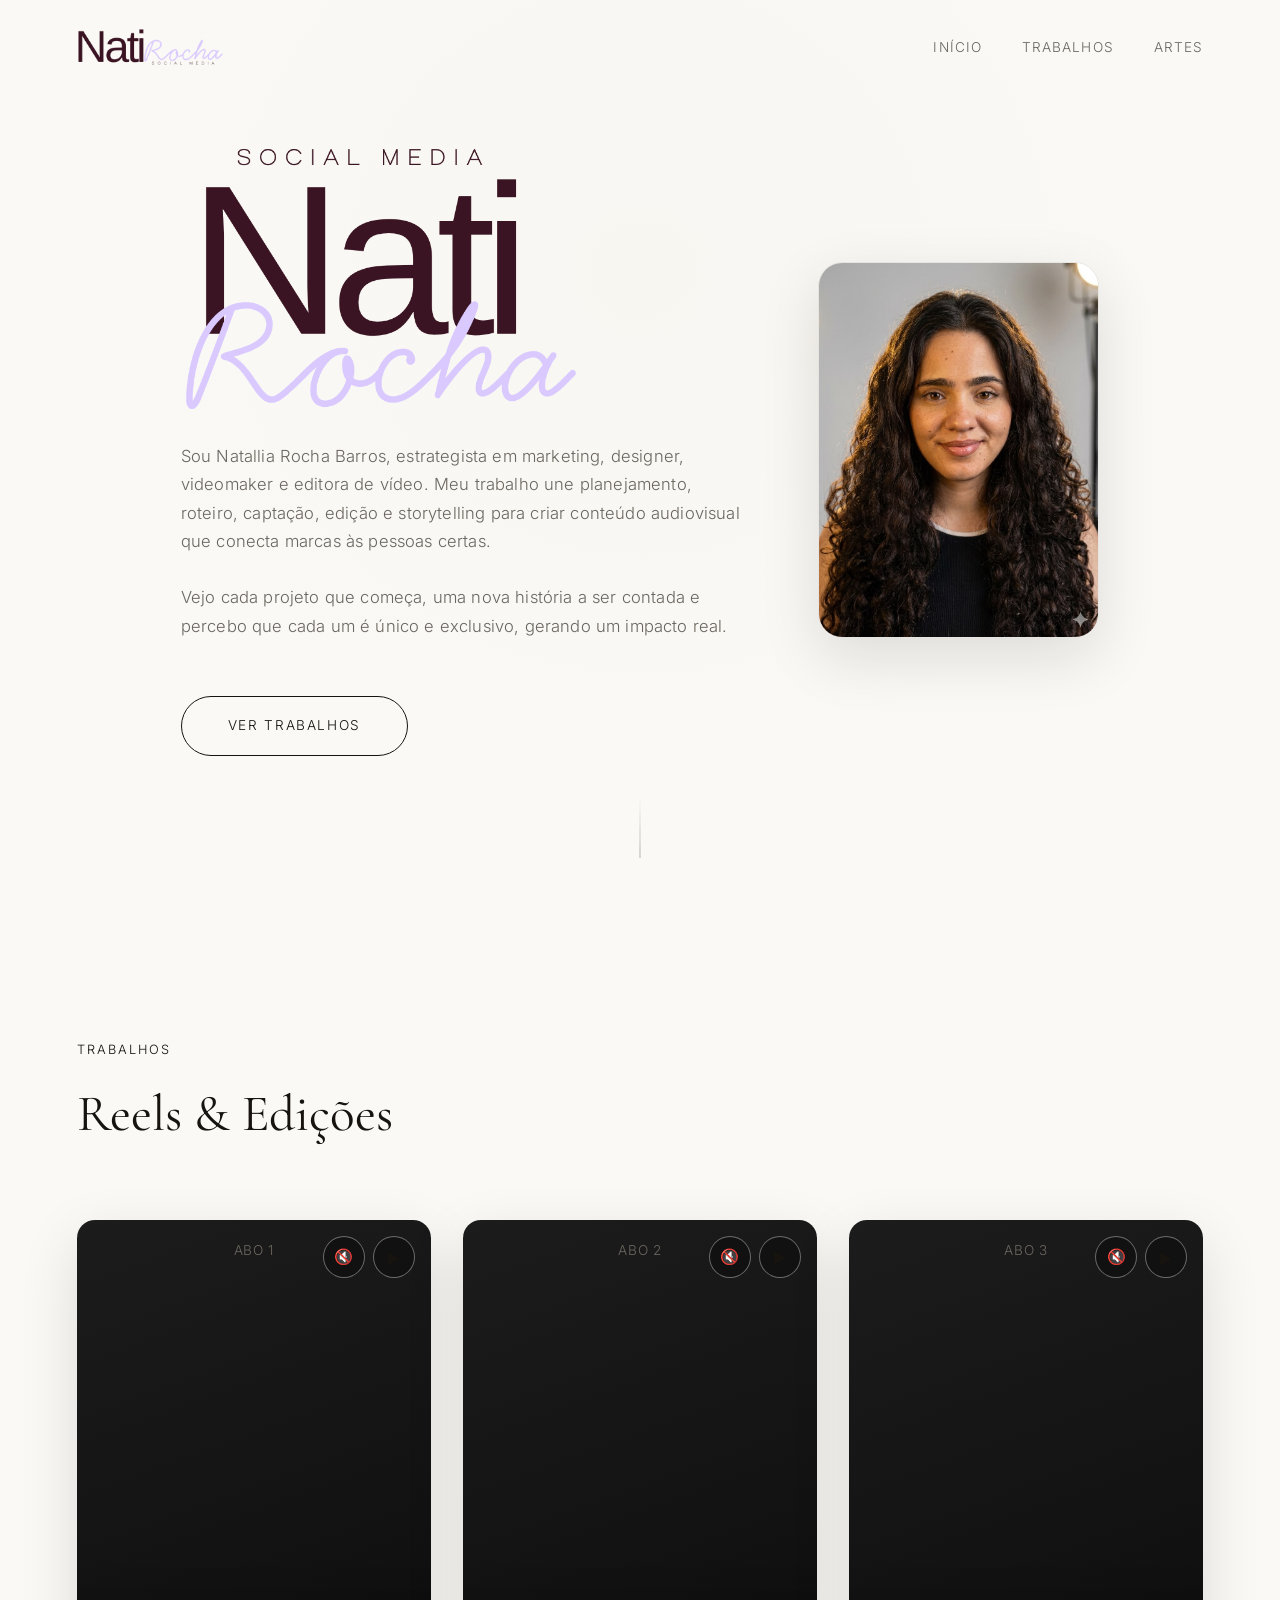
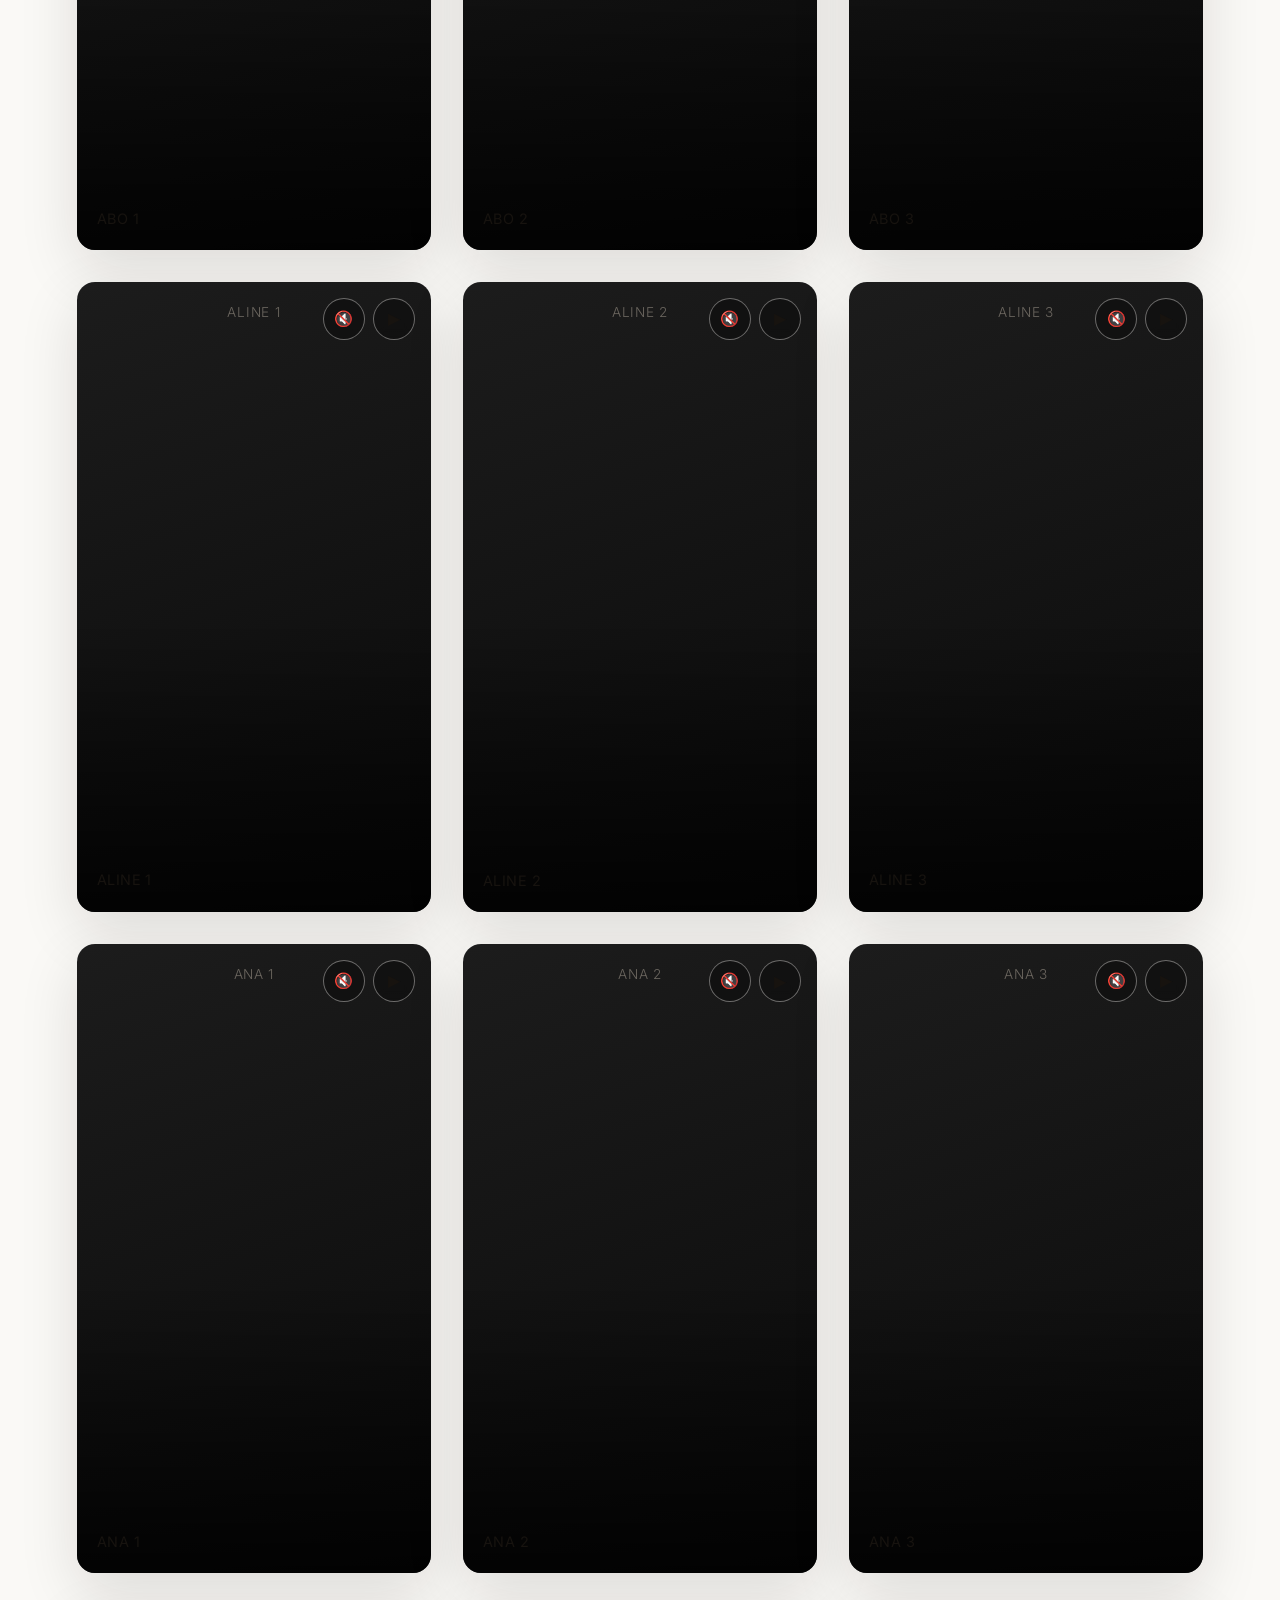
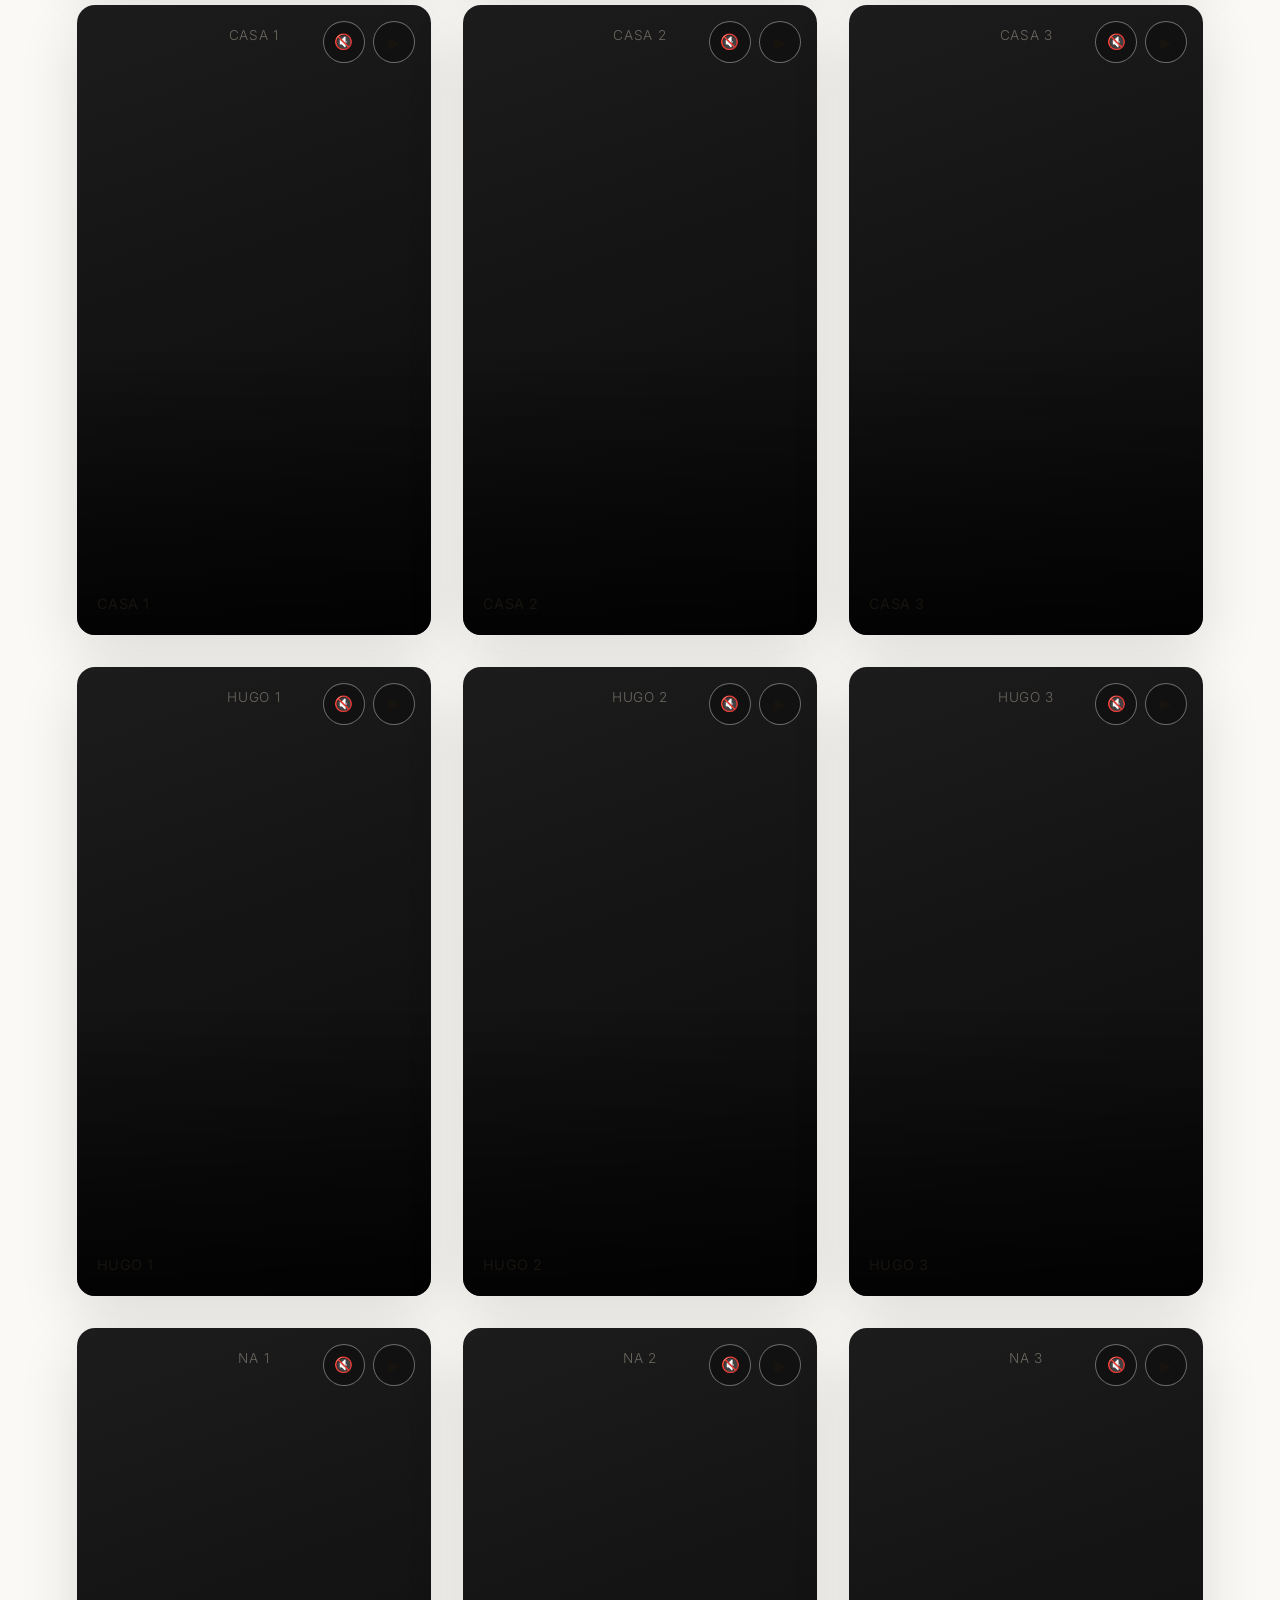
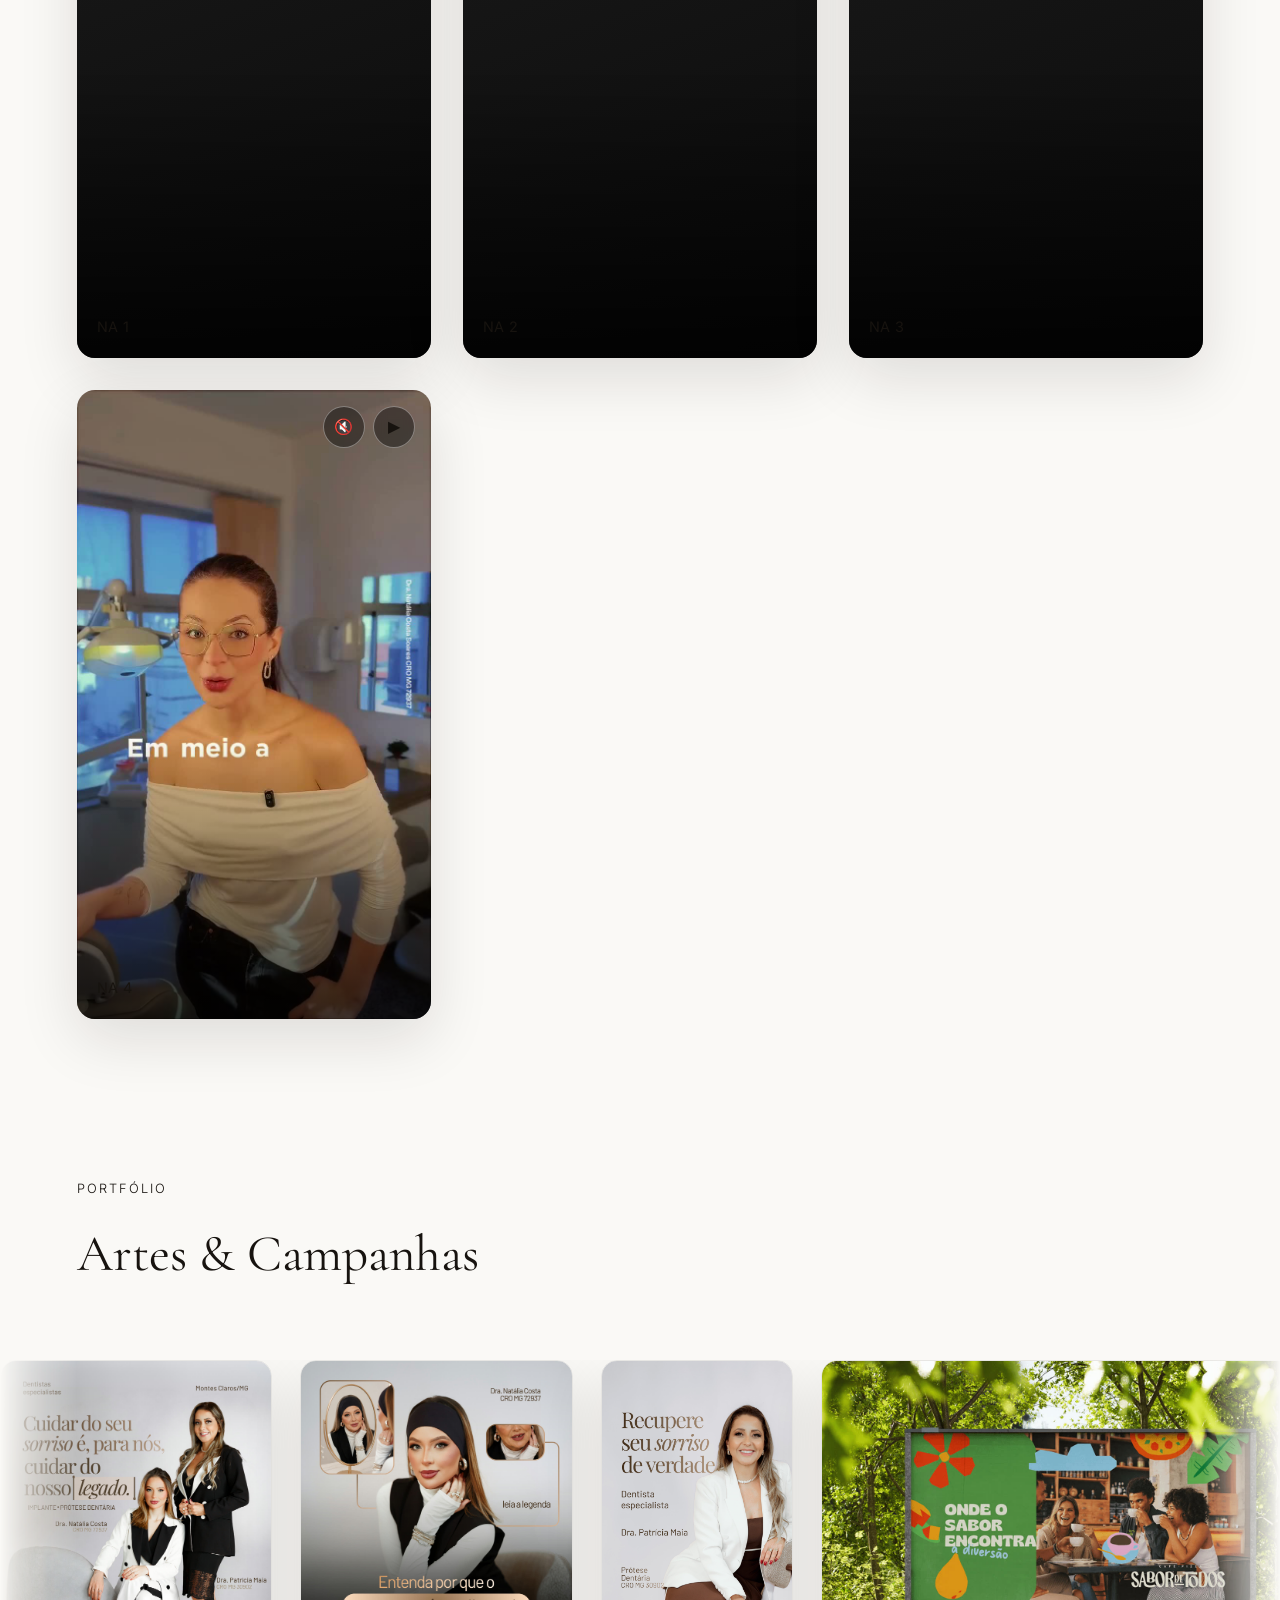
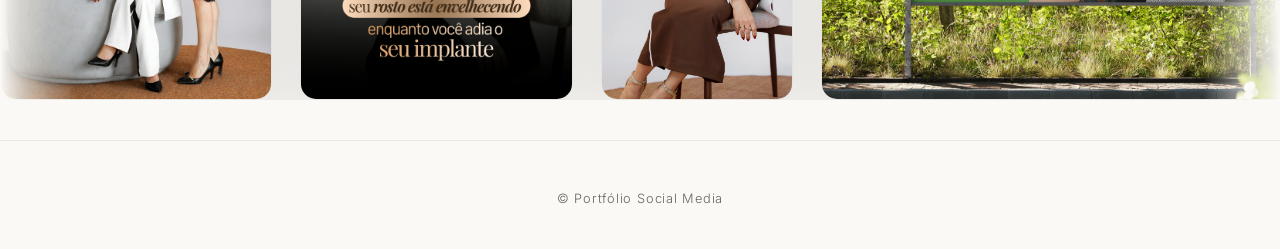
<file: index.html>
<!DOCTYPE html>
<html lang="pt-BR">
<head>
  <meta charset="UTF-8" />
  <meta name="viewport" content="width=device-width, initial-scale=1.0" />
  <title>Portfólio de Social Media</title>
  <meta name="description" content="Portfólio de Social Media — produção de reels, edição de vídeos e conteúdo para redes sociais." />

  <link rel="preconnect" href="https://fonts.googleapis.com" />
  <link rel="preconnect" href="https://fonts.gstatic.com" crossorigin />
  <link href="https://fonts.googleapis.com/css2?family=Cormorant+Garamond:ital,wght@0,400;0,500;1,400&family=Inter:wght@300;400;500;600&display=swap" rel="stylesheet" />

  <link rel="icon" type="image/png" href="assets/logo-empilhada.png" />
  <link rel="stylesheet" href="css/style.css" />
</head>
<body>

  <!-- ══ NAVBAR ══════════════════════════════════ -->
  <nav class="navbar" id="navbar">
    <div class="nav-container">
      <a href="#hero" class="nav-logo"><img src="assets/logo-horizontal.png" alt="Nati Rocha — Social Media" width="868" height="224" /></a>
      <ul class="nav-links">
        <li><a href="#hero">Início</a></li>
        <li><a href="#galeria">Trabalhos</a></li>
        <li><a href="#estaticos">Artes</a></li>
      </ul>
    </div>
  </nav>

  <!-- ══ HERO ════════════════════════════════════ -->
  <section class="hero" id="hero">
    <div class="hero-inner">
      <div class="hero-content">
        <h1 class="hero-title hero-title--logo"><img src="assets/logo-empilhada.png" alt="Nati Rocha — Social Media" width="664" height="448" /></h1>
        <p class="hero-subtitle">Sou Natallia Rocha Barros, estrategista em marketing, designer, videomaker e editora de vídeo. Meu trabalho une planejamento, roteiro, captação, edição e storytelling para criar conteúdo audiovisual que conecta marcas às pessoas certas.<br /><br />Vejo cada projeto que começa, uma nova história a ser contada e percebo que cada um é único e exclusivo, gerando um impacto real.</p>
        <a href="#galeria" class="btn-ver-trabalhos" id="scroll-to-gallery">Ver Trabalhos</a>
      </div>
      <div class="hero-photo">
        <img src="assets/foto-natallia.jpg" alt="Natallia Rocha" loading="eager" />
      </div>
    </div>
    <div class="hero-scroll-indicator" aria-hidden="true"></div>
  </section>

  <!-- ══ GALERIA ═════════════════════════════════ -->
  <section class="galeria" id="galeria">
    <div class="galeria-header">
      <span class="galeria-eyebrow">Trabalhos</span>
      <h2 class="galeria-title">Reels &amp; Edições</h2>
    </div>

    <div class="gallery-grid" id="gallery-grid">
      <!-- Cards gerados dinamicamente via js/script.js a partir de js/videos-data.js -->
    </div>
  </section>

  <!-- ══ ARTES ESTÁTICAS (carrossel deslizante) ══ -->
  <section class="estaticos" id="estaticos">
    <div class="galeria-header">
      <span class="galeria-eyebrow">Portfólio</span>
      <h2 class="galeria-title">Artes &amp; Campanhas</h2>
    </div>

    <div class="marquee" id="marquee">
      <div class="marquee-track" id="marquee-track">
        <!-- Imagens duplicadas dinamicamente via js/script.js a partir de ESTATICOS_DATA -->
      </div>
    </div>
  </section>

  <!-- ══ FOOTER ══════════════════════════════════ -->
  <footer class="footer">
    <p>&copy; Portfólio Social Media</p>
  </footer>

  <script src="js/videos-data.js"></script>
  <script src="js/estaticos-data.js"></script>
  <script src="js/script.js"></script>
</body>
</html>
</file>
<file: css/style.css>
/* ══════════════════════════════════════════════
   Portfólio de Social Media — estilos globais
   ══════════════════════════════════════════════ */

:root {
  --bg: #faf9f6;
  --bg-elevated: #ffffff;
  --text: #17130f;
  --text-muted: #6b665f;
  --accent: #17130f;
  --border: rgba(23, 19, 15, 0.08);
  --shadow: 0 20px 60px rgba(23, 19, 15, 0.12);
  --ease: cubic-bezier(0.16, 1, 0.3, 1);
}

* { margin: 0; padding: 0; box-sizing: border-box; }

html {
  scroll-behavior: smooth;
}

body {
  background: var(--bg);
  color: var(--text);
  font-family: 'Inter', sans-serif;
  font-weight: 300;
  line-height: 1.6;
  -webkit-font-smoothing: antialiased;
  overflow-x: hidden;
  transition: background 0.4s var(--ease), color 0.4s var(--ease);
}

a { color: inherit; text-decoration: none; }
ul { list-style: none; }
img { max-width: 100%; display: block; }

/* ══ NAVBAR ══════════════════════════════════ */
.navbar {
  position: fixed;
  top: 0;
  left: 0;
  width: 100%;
  z-index: 1000;
  padding: 28px 6vw;
  transition: background 0.4s var(--ease), padding 0.4s var(--ease), box-shadow 0.4s var(--ease), backdrop-filter 0.4s var(--ease);
}

.navbar.scrolled {
  padding: 16px 6vw;
  background: rgba(250, 249, 246, 0.85);
  backdrop-filter: blur(14px);
  -webkit-backdrop-filter: blur(14px);
  box-shadow: 0 8px 30px rgba(23, 19, 15, 0.08);
  border-bottom: 1px solid var(--border);
}

.nav-container {
  display: flex;
  align-items: center;
  justify-content: space-between;
  max-width: 1400px;
  margin: 0 auto;
}

.nav-logo {
  font-family: 'Cormorant Garamond', serif;
  font-size: 1.5rem;
  letter-spacing: 0.04em;
  display: inline-flex;
  align-items: center;
}

.nav-logo img {
  display: block;
  height: 38px;
  width: auto;
}

.nav-links {
  display: flex;
  gap: 40px;
}

.nav-links a {
  font-size: 0.85rem;
  letter-spacing: 0.08em;
  text-transform: uppercase;
  color: var(--text-muted);
  position: relative;
  transition: color 0.3s var(--ease);
}

.nav-links a::after {
  content: '';
  position: absolute;
  left: 0;
  bottom: -6px;
  width: 0;
  height: 1px;
  background: var(--accent);
  transition: width 0.35s var(--ease);
}

.nav-links a:hover {
  color: var(--text);
}

.nav-links a:hover::after {
  width: 100%;
}

/* ══ HERO ════════════════════════════════════ */
.hero {
  min-height: 100vh;
  display: flex;
  align-items: center;
  justify-content: center;
  position: relative;
  padding: 0 6vw;
  text-align: center;
  background:
    radial-gradient(ellipse at 50% 30%, rgba(216, 201, 163, 0.06), transparent 60%),
    var(--bg);
}

.hero-inner {
  display: flex;
  align-items: center;
  justify-content: center;
  gap: clamp(32px, 6vw, 90px);
  max-width: 1300px;
  width: 100%;
}

.hero-content {
  max-width: 640px;
  text-align: left;
  opacity: 0;
  animation: fadeInUp 1.1s var(--ease) 0.2s forwards;
}

.hero-photo {
  flex-shrink: 0;
  width: clamp(200px, 22vw, 320px);
  aspect-ratio: 3 / 4;
  border-radius: 24px;
  overflow: hidden;
  box-shadow: var(--shadow);
  border: 1px solid var(--border);
  opacity: 0;
  animation: fadeInUp 1.1s var(--ease) 0.4s forwards;
}

.hero-photo img {
  width: 100%;
  height: 100%;
  object-fit: cover;
}

.hero-title {
  font-family: 'Cormorant Garamond', serif;
  font-weight: 400;
  font-size: clamp(2.6rem, 6.5vw, 5.2rem);
  line-height: 1.05;
  letter-spacing: 0.01em;
}

.hero-title--logo img {
  display: block;
  width: clamp(220px, 32vw, 400px);
  height: auto;
}

.hero-title em {
  font-style: italic;
  color: var(--accent);
}

.hero-subtitle {
  margin-top: 28px;
  font-size: clamp(0.9rem, 1.3vw, 1.05rem);
  line-height: 1.7;
  color: var(--text-muted);
  letter-spacing: 0.01em;
  max-width: 560px;
}

.btn-ver-trabalhos {
  display: inline-block;
  margin-top: 56px;
  padding: 18px 46px;
  border: 1px solid var(--text);
  border-radius: 999px;
  font-size: 0.85rem;
  letter-spacing: 0.12em;
  text-transform: uppercase;
  transition: background 0.4s var(--ease), color 0.4s var(--ease), transform 0.4s var(--ease), box-shadow 0.4s var(--ease);
}

.btn-ver-trabalhos:hover {
  background: var(--text);
  color: var(--bg);
  transform: translateY(-3px);
  box-shadow: 0 12px 30px rgba(245, 243, 239, 0.15);
}

.hero-scroll-indicator {
  position: absolute;
  bottom: 42px;
  left: 50%;
  transform: translateX(-50%);
  width: 1px;
  height: 60px;
  background: linear-gradient(to bottom, transparent, var(--text-muted));
  opacity: 0.5;
  animation: pulseDown 2.2s ease-in-out infinite;
}

@keyframes pulseDown {
  0%, 100% { opacity: 0.15; transform: translateX(-50%) scaleY(0.7); }
  50% { opacity: 0.6; transform: translateX(-50%) scaleY(1); }
}

@keyframes fadeInUp {
  from { opacity: 0; transform: translateY(28px); }
  to { opacity: 1; transform: translateY(0); }
}

/* ══ GALERIA ═════════════════════════════════ */
.galeria {
  padding: 140px 6vw 100px;
  max-width: 1400px;
  margin: 0 auto;
}

.galeria-header {
  margin-bottom: 64px;
}

.galeria-eyebrow {
  display: block;
  font-size: 0.8rem;
  letter-spacing: 0.16em;
  text-transform: uppercase;
  color: var(--accent);
  margin-bottom: 14px;
}

.galeria-title {
  font-family: 'Cormorant Garamond', serif;
  font-weight: 400;
  font-size: clamp(2rem, 4.5vw, 3.2rem);
}

.gallery-grid {
  display: grid;
  grid-template-columns: repeat(3, 1fr);
  gap: 32px;
}

@media (max-width: 1024px) {
  .gallery-grid { grid-template-columns: repeat(2, 1fr); }
}

@media (max-width: 780px) {
  .navbar {
    background: rgba(250, 249, 246, 0.9);
    backdrop-filter: blur(14px);
    -webkit-backdrop-filter: blur(14px);
    border-bottom: 1px solid var(--border);
  }
  .hero-inner {
    flex-direction: column-reverse;
    text-align: center;
    padding-top: 90px;
  }
  .hero-content {
    text-align: center;
  }
}

@media (max-width: 640px) {
  .gallery-grid { grid-template-columns: 1fr; }
  .navbar { padding: 20px 5vw; }
  .nav-links { gap: 22px; }
  .nav-links a { font-size: 0.7rem; }
}

/* ══ CARD DE VÍDEO ═══════════════════════════ */
.reel-card {
  position: relative;
  border-radius: 18px;
  overflow: hidden;
  background: var(--bg-elevated);
  box-shadow: var(--shadow);
  aspect-ratio: 9 / 16;
  cursor: pointer;
  opacity: 0;
  transform: translateY(40px);
  transition: opacity 0.9s var(--ease), transform 0.9s var(--ease), box-shadow 0.4s var(--ease);
}

.reel-card.visible {
  opacity: 1;
  transform: translateY(0);
}

.reel-card:hover {
  box-shadow: 0 28px 70px rgba(0, 0, 0, 0.7);
}

.reel-card video,
.reel-card .reel-fallback {
  width: 100%;
  height: 100%;
  object-fit: cover;
  display: block;
  transition: transform 0.6s var(--ease);
}

.reel-card:hover video {
  transform: scale(1.05);
}

.reel-fallback {
  display: flex;
  align-items: center;
  justify-content: center;
  background: linear-gradient(160deg, #1c1c1c, #0a0a0a);
  color: var(--text-muted);
  font-size: 0.85rem;
  letter-spacing: 0.05em;
  text-align: center;
  padding: 20px;
}

.reel-overlay {
  position: absolute;
  inset: 0;
  background: linear-gradient(to top, rgba(0, 0, 0, 0.75) 0%, transparent 45%);
  display: flex;
  align-items: flex-end;
  padding: 20px;
  pointer-events: none;
}

.reel-caption {
  font-size: 0.9rem;
  letter-spacing: 0.03em;
  color: var(--text);
  font-weight: 400;
}

.reel-play-btn {
  position: absolute;
  top: 16px;
  right: 16px;
  width: 42px;
  height: 42px;
  border-radius: 50%;
  border: 1px solid rgba(245, 243, 239, 0.4);
  background: rgba(10, 10, 10, 0.45);
  backdrop-filter: blur(6px);
  display: flex;
  align-items: center;
  justify-content: center;
  color: var(--text);
  font-size: 1rem;
  transition: background 0.3s var(--ease), transform 0.3s var(--ease), border-color 0.3s var(--ease);
  z-index: 2;
}

.reel-play-btn:hover {
  background: var(--text);
  color: var(--bg);
  transform: scale(1.08);
  border-color: var(--text);
}

.reel-mute-btn {
  position: absolute;
  top: 16px;
  right: 66px;
  width: 42px;
  height: 42px;
  border-radius: 50%;
  border: 1px solid rgba(245, 243, 239, 0.4);
  background: rgba(10, 10, 10, 0.45);
  backdrop-filter: blur(6px);
  display: flex;
  align-items: center;
  justify-content: center;
  font-size: 0.95rem;
  transition: background 0.3s var(--ease), transform 0.3s var(--ease), border-color 0.3s var(--ease);
  z-index: 2;
}

.reel-mute-btn:hover {
  background: var(--text);
  transform: scale(1.08);
  border-color: var(--text);
}

/* ══ ARTES ESTÁTICAS (marquee) ═══════════════ */
.estaticos {
  padding: 60px 0 40px;
  max-width: 1400px;
  margin: 0 auto;
}

.estaticos .galeria-header {
  padding: 0 6vw;
}

.marquee {
  width: 100%;
  overflow: hidden;
  -webkit-mask-image: linear-gradient(to right, transparent, #000 6%, #000 94%, transparent);
  mask-image: linear-gradient(to right, transparent, #000 6%, #000 94%, transparent);
}

.marquee-track {
  display: flex;
  align-items: center;
  gap: 28px;
  width: max-content;
  animation: marquee-scroll 50s linear infinite;
}

.marquee:hover .marquee-track {
  animation-play-state: paused;
}

@keyframes marquee-scroll {
  from { transform: translateX(0); }
  to { transform: translateX(-50%); }
}

.marquee-item {
  flex-shrink: 0;
  height: 340px;
  width: auto;
  border-radius: 16px;
  overflow: hidden;
  box-shadow: var(--shadow);
  border: 1px solid var(--border);
}

.marquee-item img {
  height: 100%;
  width: auto;
  max-width: none;
  object-fit: cover;
  display: block;
}

@media (max-width: 640px) {
  .marquee-item { height: 220px; }
}

/* ══ PACOTES ═════════════════════════════════ */
.pacotes {
  padding: 60px 6vw 140px;
  max-width: 1400px;
  margin: 0 auto;
}

.pacotes-header {
  text-align: center;
  margin-bottom: 64px;
}

.pacotes-header .galeria-title {
  margin-top: 0;
}

.pacotes-grid {
  display: grid;
  grid-template-columns: repeat(3, 1fr);
  gap: 32px;
  align-items: stretch;
}

.pacote-card {
  position: relative;
  background: var(--bg-elevated);
  border: 1px solid var(--border);
  border-radius: 20px;
  padding: 44px 36px;
  display: flex;
  flex-direction: column;
  gap: 22px;
  transition: transform 0.4s var(--ease), box-shadow 0.4s var(--ease), border-color 0.4s var(--ease);
}

.pacote-card:hover {
  transform: translateY(-6px);
  box-shadow: var(--shadow);
  border-color: var(--accent);
}

.pacote-card--destaque {
  border-color: var(--accent);
  transform: scale(1.03);
}

.pacote-card--destaque:hover {
  transform: scale(1.03) translateY(-6px);
}

.pacote-badge {
  position: absolute;
  top: -14px;
  left: 36px;
  background: var(--accent);
  color: var(--bg);
  font-size: 0.7rem;
  letter-spacing: 0.08em;
  text-transform: uppercase;
  padding: 6px 16px;
  border-radius: 999px;
}

.pacote-nome {
  font-family: 'Cormorant Garamond', serif;
  font-weight: 500;
  font-size: 1.8rem;
}

.pacote-preco {
  font-family: 'Cormorant Garamond', serif;
  font-size: 2.4rem;
  font-weight: 500;
  color: var(--text);
  margin-top: -8px;
}

.pacote-preco span {
  font-family: 'Inter', sans-serif;
  font-size: 0.85rem;
  font-weight: 300;
  color: var(--text-muted);
  letter-spacing: 0.02em;
}

.pacote-lista {
  display: flex;
  flex-direction: column;
  gap: 12px;
  flex-grow: 1;
}

.pacote-lista li {
  font-size: 0.88rem;
  color: var(--text);
  padding-left: 20px;
  position: relative;
  letter-spacing: 0.01em;
}

.pacote-lista li::before {
  content: '—';
  position: absolute;
  left: 0;
  color: var(--accent);
}

.pacote-lista li:nth-child(2) {
  padding-left: 0;
  text-align: center;
  color: var(--text-muted);
  font-size: 0.75rem;
}

.pacote-lista li:nth-child(2)::before {
  content: '';
}

.btn-plano {
  display: block;
  text-align: center;
  padding: 15px 0;
  border: 1px solid var(--text);
  border-radius: 999px;
  font-size: 0.8rem;
  letter-spacing: 0.1em;
  text-transform: uppercase;
  transition: background 0.35s var(--ease), color 0.35s var(--ease), transform 0.35s var(--ease);
}

.btn-plano:hover {
  background: var(--text);
  color: var(--bg);
  transform: translateY(-2px);
}

.pacote-card--destaque .btn-plano {
  background: var(--accent);
  color: var(--bg);
}

.pacote-card--destaque .btn-plano:hover {
  opacity: 0.85;
}

@media (max-width: 1024px) {
  .pacotes-grid { grid-template-columns: 1fr; }
  .pacote-card--destaque { transform: none; }
  .pacote-card--destaque:hover { transform: translateY(-6px); }
}

/* ══ FOOTER ══════════════════════════════════ */
.footer {
  text-align: center;
  padding: 48px 6vw 40px;
  color: var(--text-muted);
  font-size: 0.8rem;
  letter-spacing: 0.06em;
  border-top: 1px solid var(--border);
}

@media (max-width: 780px) {
  .hero-title--logo img { margin: 0 auto; }
}

@media (max-width: 640px) {
  .nav-logo img { height: 30px; }
}
</file>
